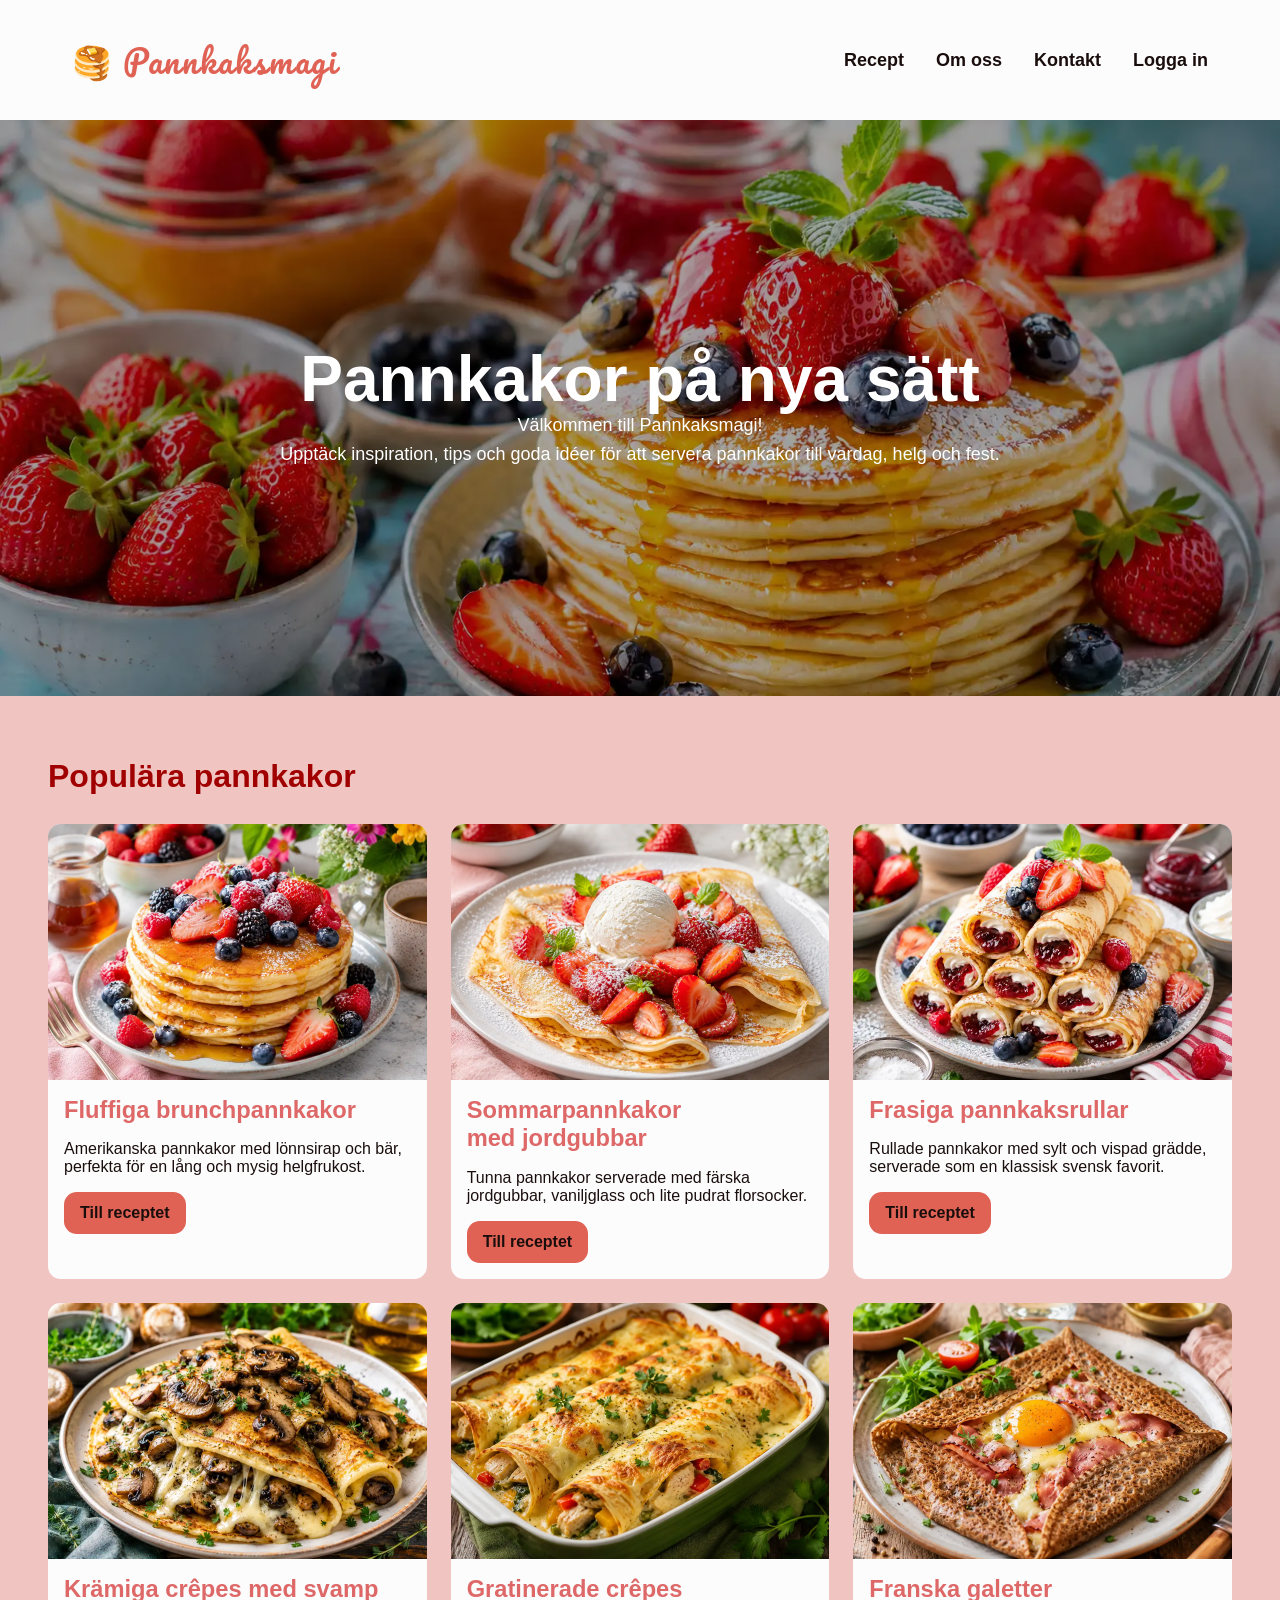
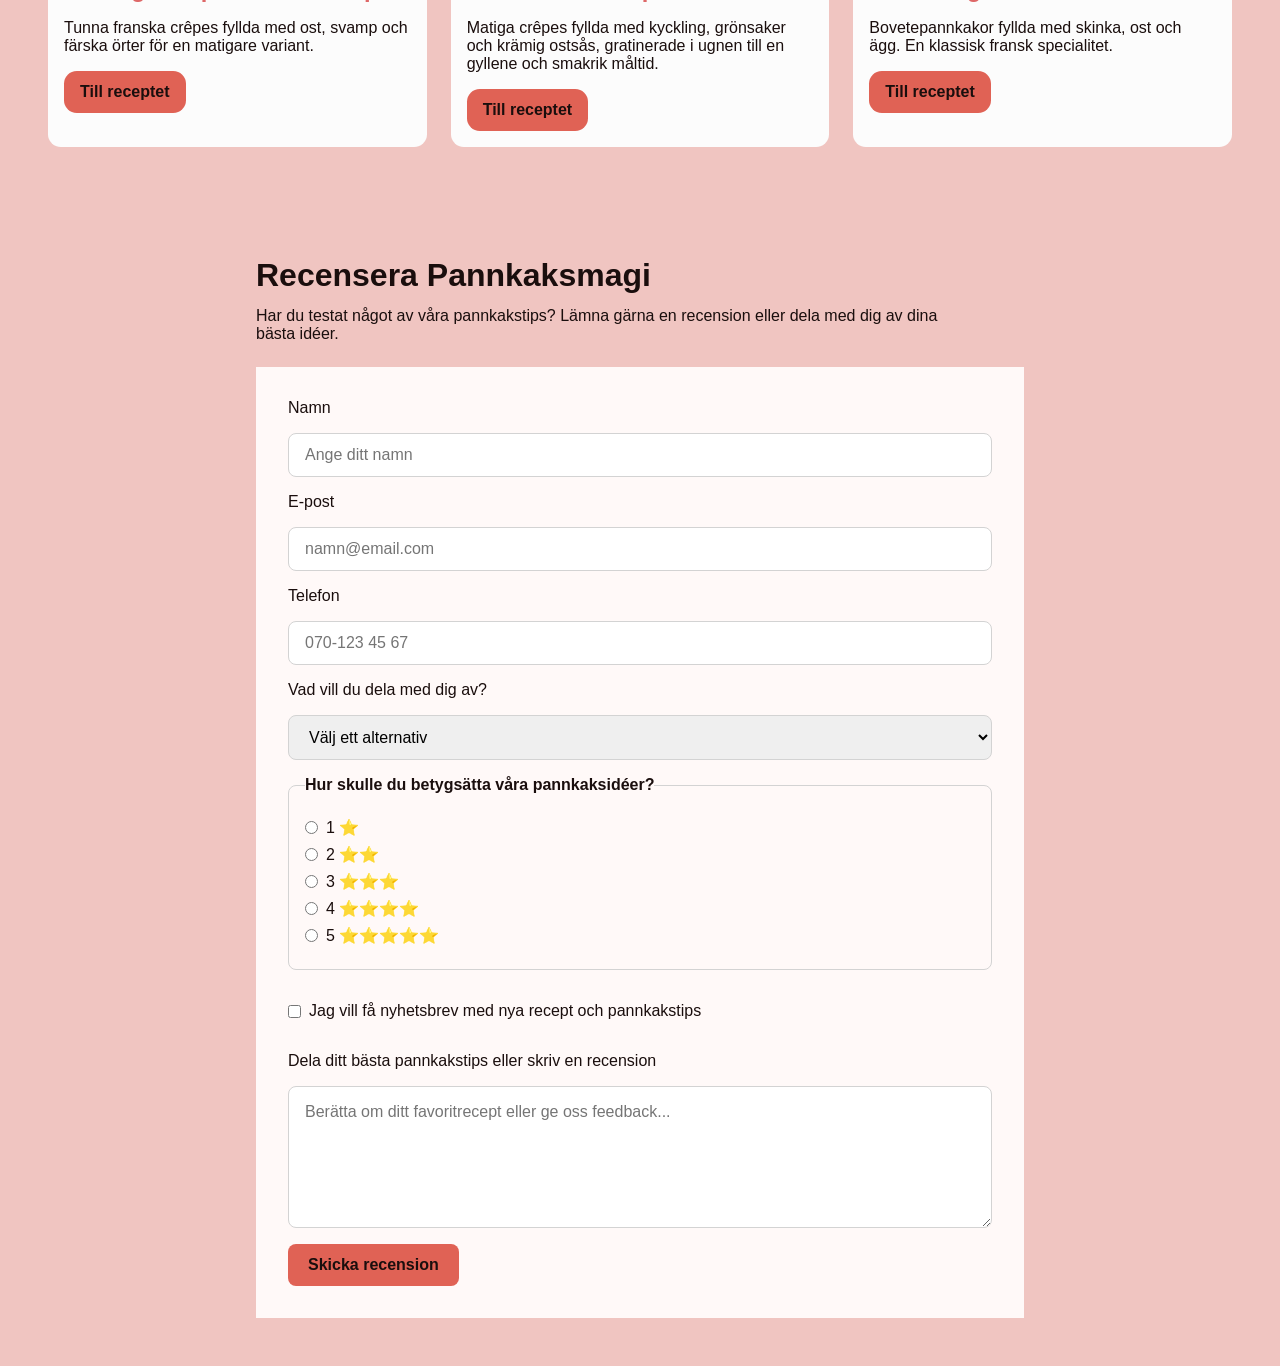
<file: index.html>
<!DOCTYPE html>
<html lang="sv">

<head>
    <meta charset="UTF-8">
    <meta name="viewport" content="width=device-width, initial-scale=1.0" />
    <meta name="description" content="Pannkaksmagi ger inspiration och tips på olika sätt att äta pannkakor." />
    <title>Pannkaksmagi</title>
    <link rel="stylesheet" href="style.css" />
    <link href="https://fonts.googleapis.com/css2?family=Open+Sans:wght@400;700&display=swap" rel="stylesheet" />
    <link href="https://fonts.googleapis.com/css2?family=Pacifico&display=swap" rel="stylesheet">
</head>

<body>
    <header class="site-header">
        <nav class="navbar" aria-label="Huvudmeny">
            <a href="index.html" class="logo">
                🥞 Pannkaksmagi
            </a>

            <!-- hidden checkbox -->
            <input type="checkbox" id="menu-toggle">

            <!-- hamburger icon -->
            <label for="menu-toggle" class="hamburger">
                ☰
            </label>

            <ul class="nav-links" role="list">
                <li><a href="recept.html">Recept</a></li>
                <li><a href="#">Om oss</a></li>
                <li><a href="#">Kontakt</a></li>
                <li><a href="#">Logga in</a></li>
            </ul>
        </nav>
    </header>

    <main>
        <section class="home-hero">
            <div class="home-hero__content">
                <h1>Pannkakor på nya sätt</h1>
                <p>Välkommen till Pannkaksmagi!</p>
                <p> Upptäck inspiration, tips och goda idéer för att servera pannkakor till vardag, helg och fest.</p>
            </div>
        </section>

        <section class="popular-section">
            <h2>Populära pannkakor</h2>

            <div class="card-grid">
                <article class="recipe-card">
                    <img src="images/fluffiga-amerikanska.webp" loading="lazy"
                        alt="Amerikanska pannkakor med sirap och bär">
                    <div class="recipe-card__content">
                        <h2>Fluffiga brunchpannkakor</h2>
                        <p>Amerikanska pannkakor med lönnsirap och bär, perfekta för en lång och mysig helgfrukost.</p>
                        <a class="card-button" href="recept.html">Till receptet</a>
                    </div>
                </article>

                <article class="recipe-card">
                    <img src="images/sommar-jordgubb.webp" loading="lazy"
                        alt="Tunna pannkakor med glass och jordgubbar">
                    <div class="recipe-card__content">
                        <h2>Sommarpannkakor med jordgubbar</h2>
                        <p>Tunna pannkakor serverade med färska jordgubbar, vaniljglass och lite pudrat florsocker.</p>
                        <a class="card-button" href="recept.html">Till receptet</a>
                    </div>
                </article>

                <article class="recipe-card">
                    <img src="images/pannkaksrullar.webp" loading="lazy" alt="Rullade pannkakor med sylt och grädde">
                    <div class="recipe-card__content">
                        <h2>Frasiga pannkaksrullar</h2>
                        <p>Rullade pannkakor med sylt och vispad grädde, serverade som en klassisk svensk favorit.</p>
                        <a class="card-button" href="recept.html">Till receptet</a>
                    </div>
                </article>

                <article class="recipe-card">
                    <img src="images/crêpes med svamp.webp" loading="lazy" alt="Crêpes fyllda med ost och svamp">
                    <div class="recipe-card__content">
                        <h2>Krämiga crêpes med svamp</h2>
                        <p>Tunna franska crêpes fyllda med ost, svamp och färska örter för en matigare variant.</p>
                        <a class="card-button" href="recept.html">Till receptet</a>
                    </div>
                </article>

                <article class="recipe-card">
                    <img src="images/Gratinerade crêpes.webp" loading="lazy"
                        alt="Gratinerade crêpes med kyckling, ostsås och grönsaker">
                    <div class="recipe-card__content">
                        <h2>Gratinerade crêpes</h2>
                        <p>Matiga crêpes fyllda med kyckling, grönsaker och krämig ostsås, gratinerade i ugnen till en
                            gyllene och
                            smakrik måltid.</p>
                        <a class="card-button" href="recept.html">Till receptet</a>
                    </div>
                </article>

                <article class="recipe-card">
                    <img src="images/Franska galetter.webp" loading="lazy"
                        alt="Franska galetter med skinka, ost och ägg">
                    <div class="recipe-card__content">
                        <h2>Franska galetter</h2>
                        <p>Bovetepannkakor fyllda med skinka, ost och ägg. En klassisk fransk specialitet.</p>
                        <a class="card-button" href="recept.html">Till receptet</a>
                    </div>
                </article>
            </div>
        </section>

        <section class="review-section">
            <h2>Recensera Pannkaksmagi</h2>

            <p>
                Har du testat något av våra pannkakstips?
                Lämna gärna en recension eller dela med dig av dina bästa idéer.
            </p>

            <form class="review-form">

                <label for="name">Namn</label>
                <input type="text" id="name" name="name" placeholder="Ange ditt namn" required>

                <label for="email">E-post</label>
                <input type="email" id="email" name="email" placeholder="namn@email.com" required>

                <label for="phone">Telefon</label>
                <input type="tel" id="phone" name="phone" placeholder="070-123 45 67">

                <label for="category">Vad vill du dela med dig av?</label>

                <select id="category" name="category">
                    <option value="" disabled selected>Välj ett alternativ</option>
                    <option value="recipe">Recept</option>
                    <option value="tip">Pannkakstips</option>
                    <option value="review">Recension</option>
                    <option value="contact">Kontakt</option>
                </select>

                <!-- Radio buttons -->
                <fieldset>
                    <legend>Hur skulle du betygsätta våra pannkaksidéer?</legend>

                    <label>
                        <input type="radio" name="rating" value="1">
                        1 ⭐
                    </label>

                    <label>
                        <input type="radio" name="rating" value="2">
                        2 ⭐⭐
                    </label>

                    <label>
                        <input type="radio" name="rating" value="3">
                        3 ⭐⭐⭐
                    </label>

                    <label>
                        <input type="radio" name="rating" value="4">
                        4 ⭐⭐⭐⭐
                    </label>

                    <label>
                        <input type="radio" name="rating" value="5">
                        5 ⭐⭐⭐⭐⭐
                    </label>
                </fieldset>

                <!-- Valfri prenumeration på nyhetsbrev -->
                <label class="checkbox-label">
                    <input type="checkbox" name="newsletter">
                    Jag vill få nyhetsbrev med nya recept och pannkakstips
                </label>

                <label for="message">
                    Dela ditt bästa pannkakstips eller skriv en recension
                </label>

                <textarea id="message" name="message" rows="6"
                    placeholder="Berätta om ditt favoritrecept eller ge oss feedback..."></textarea>

                <button type="submit" class="form-button">
                    Skicka recension
                </button>

            </form>
        </section>

    </main>
</body>

</html>
</file>
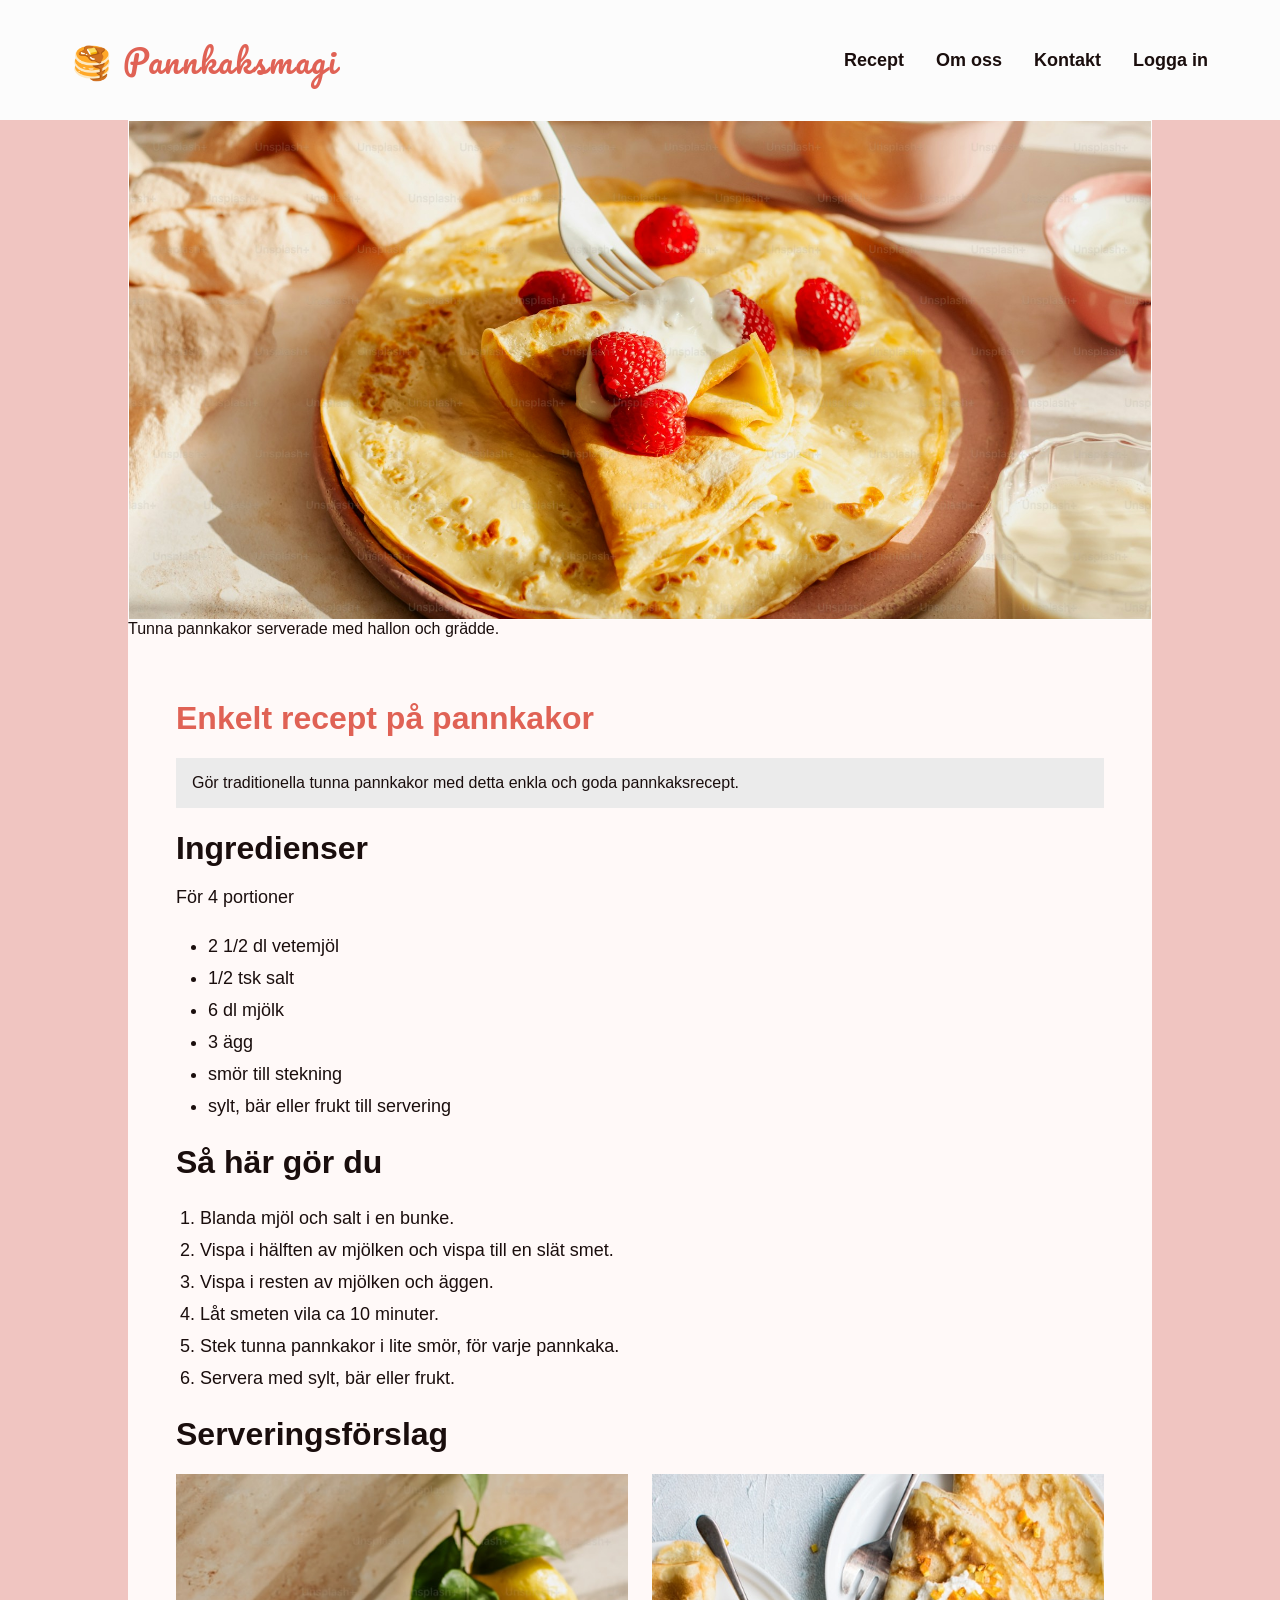
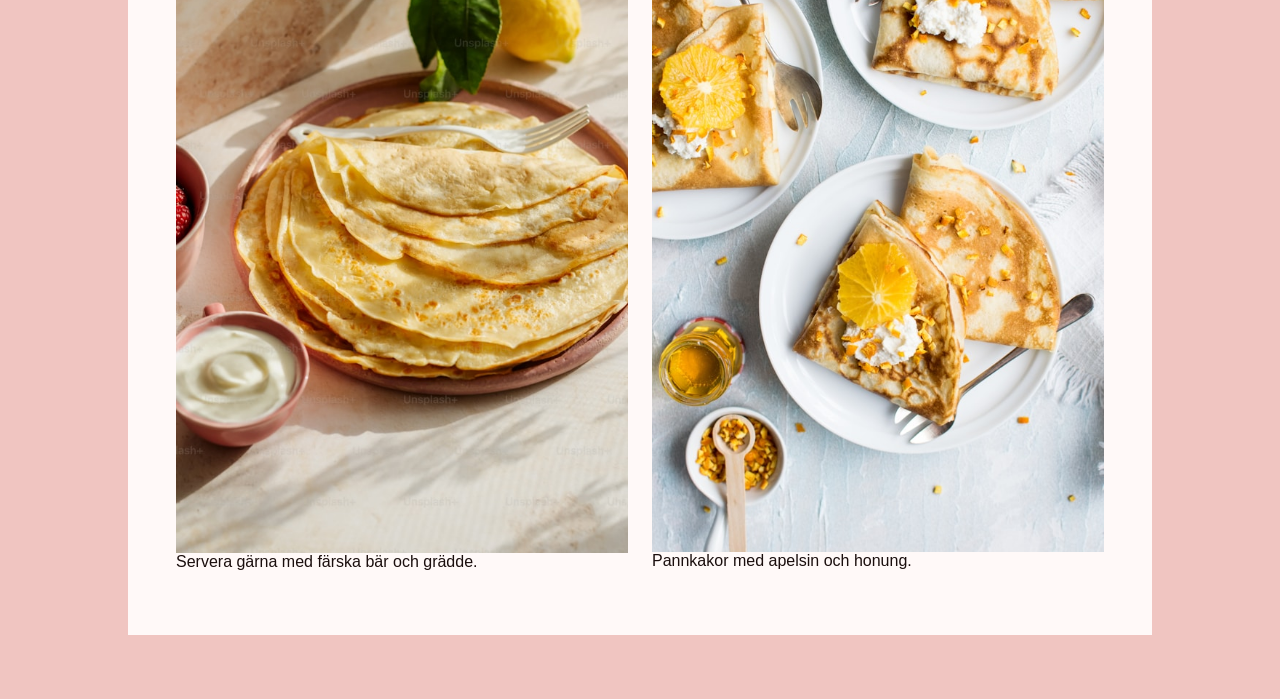
<file: recept.html>
<!DOCTYPE html>
<html lang="sv">

<head>
    <meta charset="UTF-8">
    <meta name="viewport" content="width=device-width, initial-scale=1.0">
    <meta name="description"
        content="Ett enkelt och responsivt recept på pannkakor byggt med HTML och CSS med mobile first-design." />
    <title>Pannkaksrecept</title>
    <link rel="stylesheet" href="style.css">
    <link href="https://fonts.googleapis.com/css2?family=Open+Sans:wght@400;700&display=swap" rel="stylesheet">
    <link href="https://fonts.googleapis.com/css2?family=Pacifico&display=swap" rel="stylesheet">
</head>

<body>
    <header class="site-header">
        <nav class="navbar" aria-label="Huvudmeny">
            <a href="index.html" class="logo">
                🥞 Pannkaksmagi
            </a>

            <!-- hidden checkbox -->
            <input type="checkbox" id="menu-toggle">

            <!-- hamburger icon -->
            <label for="menu-toggle" class="hamburger">
                ☰
            </label>

            <ul class="nav-links" role="list">
                <li><a href="recept.html">Recept</a></li>
                <li><a href="#">Om oss</a></li>
                <li><a href="#">Kontakt</a></li>
                <li><a href="#">Logga in</a></li>
            </ul>
        </nav>
    </header>

    <main class="page">
        <article class="recipe">
            <figure>
                <img class="hero" src="images/pannkakor-hero.jpg" alt="Pannkakor med hallon">
                <figcaption>
                    Tunna pannkakor serverade med hallon och grädde.
                </figcaption>
            </figure>
            <div class="content">
                <h1>Enkelt recept på pannkakor</h1>
                <p class="intro">Gör traditionella tunna pannkakor med detta enkla och goda pannkaksrecept.</p>

                <h2>Ingredienser</h2>
                <p class="portion">För 4 portioner</p>

                <ul>
                    <li>2 1/2 dl vetemjöl</li>
                    <li>1/2 tsk salt</li>
                    <li>6 dl mjölk</li>
                    <li>3 ägg</li>
                    <li>smör till stekning</li>
                    <li>sylt, bär eller frukt till servering</li>
                </ul>

                <h2>Så här gör du</h2>

                <ol>
                    <li>Blanda mjöl och salt i en bunke.</li>
                    <li>Vispa i hälften av mjölken och vispa till en slät smet.</li>
                    <li>Vispa i resten av mjölken och äggen.</li>
                    <li>Låt smeten vila ca 10 minuter.</li>
                    <li>Stek tunna pannkakor i lite smör, för varje pannkaka.</li>
                    <li>Servera med sylt, bär eller frukt.</li>
                </ol>

                <!-- <ol>
                    <li>Blanda mjöl och salt i en bunke.</li>
                    <li>Vispa i hälften av mjölken och vispa till en slät smet.</li>
                    <li>Vispa i resten av mjölken och äggen.</li>
                    <li>Låt smeten vila ca 10 minuter.</li>
                    <li>Stek tunna pannkakor i lite smör, för varje pannkaka.</li>
                    <li>Servera med sylt, bär eller frukt.</li>
                </ol> -->

                <h2>Serveringsförslag</h2>

                <div class="image-grid">
                    <figure>
                        <img src="images/pannkakor-1.jpg" loading="lazy" alt="Pannkakor på tallrik" />
                        <figcaption>
                            Servera gärna med färska bär och grädde.
                        </figcaption>
                    </figure>
                    <figure>
                        <img src="images/pannkakor-2.jpg" loading="lazy" alt="Pannkakor med apelsin" />
                        <figcaption>
                            Pannkakor med apelsin och honung.
                        </figcaption>
                    </figure>
                </div>
            </div>
        </article>
    </main>
</body>

</html>
</file>
<file: style.css>
/* reset */
*,
*::before,
*::after {
    box-sizing: border-box;
} 

* {
    margin: 0;
    padding: 0;
    /* font: inherit; */
}

/* responsive images */
 /* height: auto; */
img {
    display: block; 
    max-width: 100%;    
    object-fit: cover;  /*bilden fyller sin yta */
}

figure {
  margin: 0;
}

/* don't leave one single word hanging in paragraphs */
p {
    text-wrap: pretty;
}

/* make the rows more balanced so the headings looks nicer */
h1,
h2 {
    text-wrap: balance;
}

/* variables */
:root {
  /* colors */
  --color-background: rgba(161, 0, 0, 0.3);
  --color-white: rgba(252, 252, 252, 1);
  --color-primary: rgba(161, 0, 0, 1);
  --color-intro-bg: rgba(235, 235, 235, 1);
  --color-text: rgba(0, 0, 0, 1);

  /* font */
  --font-family-base: 'Arial', sans-serif;
  /* --font-family-base: 'Roboto', sans-serif; */


  /* fluid font sizes */
  /* 1.5vw = 1,5% av viewportens/skärmens bredd */
  --font-size-body: clamp(1rem, 1.5vw, 1.125rem); /* Responsiv textstorlek mellan 16px och 18px, 1,5% av skärmens bredd*/
  --font-size-h1: clamp(1.75rem, 5vw, 4rem);
  --font-size-h2: clamp(1.5rem, 3vw, 2rem); /* Responsiv rubrikstorlek mellan 24px och 32px */

  /* font-sizes */
  /* --font-size-body: 1rem;
  --font-size-h1: 1.75rem;
  --font-size-h2: 1.5rem; */

  /* font weights */
  --font-weight-regular: 400; 
  --font-weight-bold: 700;

  /* fluid spacing */
  /* --section-padding: clamp(2rem, 6vw, 4rem); */
  --content-padding-inline: clamp(1rem, 5vw, 3rem); /* Responsiv sidopadding som växer mellan mobil och desktop */
  --content-padding-block: clamp(2rem, 6vw, 4rem);  /* Responsiv topp- och bottenpadding */

  /* fluid hero heights */
  --hero-height: clamp(18.75rem, 45vw, 31.25rem); /* Responsiv hero-höjd mellan 300px och 500px */

  /* spacing */
  --spacing-xsmall: 0.625rem;   /*10px*/
  --spacing-small: 1rem;        /*16px*/  
  --spacing-medium: 1.5rem;     /*24px; */  
  --spacing-medium-large: 2rem; /*32px; */
  --spacing-large: 3rem;        /*48px; */
  --spacing-xlarge: 4rem;       /*64px; */

  /* line height */
  --line-height-small: 1; /* Enke/kompakt radhöjd utan extra mellanrum */
  --line-height-large: 2rem; /*32px; Större/luftigare radhöjd för bättre läsbarhet */

  /* image heights */
  /* --hero-height: clamp(18.75rem, 45vw, 31.25rem); */
  /* --hero-height-mobile: 300px;
  --hero-height-tablet: 350px;
  --hero-height-desktop: 500px; */
  /* --image-height: 467px; */



  /* main color system in oklch */

  /* 65%=ljushet 0.16=färgstyrka (chroma) 28=färgton (hue) */
  --color-brand: oklch(65% 0.16 28);  /* Primärfärg i OKLCH-format som används för logga, rubriker och knappar */
  --color-background: oklch(86% 0.05 25);  /* Ljus bakgrundsfärg för sidan */  
  --color-surface: oklch(99% 0.01 25);  /* Nästan vit färg för kort och innehållsytor */
  --color-text: oklch(18% 0.02 25); /* Mörk textfärg för god läsbarhet */

  /* colors created from main brand color */
  --color-brand-light: color-mix(in oklch, var(--color-brand), white 35%); /* Ljusare variant av huvudfärgen vid hover på nav-links a  */
  --color-brand-dark: color-mix(in oklch, var(--color-brand), black 20%); /* Mörkare variant av huvudfärgen vid hover på knappar */
  /* --color-brand-soft: color-mix(in oklch, var(--color-brand), white 80%); */
  
  /* --color-intro-bg: color-mix(in oklch, lightgray 60%, var(--color-brand) 1%);  */

  /* card-button */
  /* --button-bg: var(--color-brand);
  --button-bg: color-mix(in oklch, var(--color-brand), white 20%);
  --button-bg-hover: color-mix(in oklch, var(--button-bg), black 10%); */
  
  /* --button-text: contrast-color(var(--button-bg), white, black); */

}

body {
  font-family: var(--font-family-base);
  /* font-family: 'Open Sans', sans-serif; */
  background-color: var(--color-background);
  color: var(--color-text);
}

.page {
  width: 100%;
  padding-bottom: 4rem;
  /* padding-bottom: 64px; */
}

.recipe {
  width: 100%;
  max-width: 1280px;
  margin: 0 auto;
  background-color: var(--color-white);
}

.hero {
  width: 100%;
  height: var(--hero-height);
  border: 1px solid var(--color-white);

  /* height: var(--hero-height-mobile); */
}

.content {
  background-color: var(--color-white);
  padding-inline: var(--content-padding-inline);/* Responsiv padding som växer mellan mobil och desktop */
  padding-block: var(--content-padding-block);
  /* padding-block: var(--section-padding); */
  flex-direction: column;
  display: flex;
  gap: var(--spacing-medium);
  /* gap: 24px; */
  /* padding:
    var(--spacing-large) 
    var(--spacing-small) 
    var(--spacing-xlarge) 
    var(--spacing-small); */
  /* padding: 3rem 1rem 4rem 1rem; */
  /* padding: 48px 16px 64px 16px; */
}

h1 {
  font-weight: var(--font-weight-bold);
  font-size: var(--font-size-h2);
  /* font-size: 28px; */
  line-height: 1;
  letter-spacing: 0;
  color: var(--color-primary);
}

.intro {
  background-color: var(--color-intro-bg);
  padding: var(--spacing-small);
  /* padding: 16px; */
  display: flex;
  /* flex-direction: row; */
  gap: var(--spacing-xsmall);
  /* gap: 10px; */
}

.intro p {
  font-weight: var(--font-weight-regular);
  font-size: var(--font-size-h1);
  /* font-size: 16px; */
  line-height: 1;
  letter-spacing: 0;
  color: var(--color-text);
}

h2 {
  font-weight: var(--font-weight-bold);
  font-size: var(--font-size-h2);
  /* font-size: 24px; */
  line-height: 1;
  letter-spacing: 0;
  display: flex;
  align-items: center;
  gap: var(--spacing-small);
  /* gap: 16px; */
}

.portion {
  font-weight: var(--font-weight-regular);
  font-size: var(--font-size-body);
  /* font-size: 16px; */
  line-height: 1;
  letter-spacing: 0;
}

ul {
  padding-left: var(--spacing-medium-large); /*prickar - avstånd*/
  /* padding-left: 32px; 2 rem*/
  /* list-style: none;
    padding-left: 0; */
}

li {
  font-weight: var(--font-weight-regular);
  font-size: var(--font-size-body);
  /* font-size: 16px; */
  line-height: 2rem;
  /* line-height: 32px; */
  letter-spacing: 0;
  color: var(--color-text);
}

/* ol[role='list'] {
  list-style: none;
} */

ol {
  padding-left: var(--spacing-medium); /* siffror - avstånd */
  /* padding-left: 24px; */
/* plats för siffror */
}

ol li {
  font-weight: var(--font-weight-regular);
  font-size: var(--font-size-body);
  /* font-size: 16px; */
  line-height: var(--line-height-large);
  /* line-height: 32px; */
  letter-spacing: 0;
  color: var(--color-text);
}

.image-grid {
  display: flex;
  flex-direction: column;
  gap: var(--spacing-medium);
  /* gap: 24px; */
}

.image-grid img {
  width: 100%;
  min-width: 300px;
  height: var(--image-height);
  /* object-fit: cover; */
  display: block;
}



/* Framsida index.html*/

.site-header,
.recipe,
.content,
.recipe-card {
  background-color: var(--color-surface);
}

.site-header {
  background-color: var(--color-white);
  padding-block: 1rem;  /*istället för padding-top och padding-bottom */
  padding-inline: 1rem; /*istället för padding-left och padding-right */
}

.navbar {
  max-inline-size: 1280px;  /*istället för max-width */
  margin-inline: auto;  /* centrera innehållet horisontellt */
  position: relative;
  display: flex;
  justify-content: space-between;
  align-items: center;
  padding-block: 1rem;
  padding-inline: 1.5rem;
}

.recipe,
.popular-section,
.navbar {
  max-inline-size: min(100%, 1280px); /*används inte mer än 1280px, anpassar till mindre skärmar */
}

.logo,
.nav-links a,
.card-button {
  text-decoration: none;
}

.logo {
  /* flex: 1; */
  /* color: var(--color-primary); */
  font-family: 'Pacifico', cursive;
  color: #8f1d1d;
  font-weight: 500;
  text-decoration: none;
  letter-spacing: 0.05em;
  font-size: 2rem;
}

.logo,
h1,
.popular-section > h2 {
  color: var(--color-brand);
}

.logo:hover {
  background-color: var(--color-brand);
  color: contrast-color(var(--color-brand), white, black); /* Väljer automatiskt vit eller svart text beroende på bakgrundens kontrast */
  padding-inline: 0.5rem;
  border-radius: 0.5rem;
}

/* hide checkbox */
#menu-toggle {
  display: none;
}

/* menu */
.nav-links {
  position: absolute;
  inset-block-start: 100%;  /* Placerar menyn direkt under navbaren */
  inset-inline-start: 0;
  inline-size: 100%;  /* Elementet fyller hela bredden */
  display: none;
  flex-direction: column;
  gap: 0.5rem;
  list-style: none;
  margin: 0;
  padding-block: 1rem;
  padding-inline: 2rem;
  background-color: white;
  box-shadow: 0 8px 20px rgba(0, 0, 0, 0.12);
  z-index: 100;
}

.nav-links a {
  display: block;
  padding-block: 0.5rem;
  color: black;
  text-decoration: none;
  font-weight: 700;
  color: var(--color-text);

  &:hover {
    color: var(--color-brand-light);
  }
}

/* hamburger */
.hamburger {
  font-size: 2rem;
  cursor: pointer;
  color: #8f1d1d;
}

/* show menu when checked */
#menu-toggle:checked ~ .nav-links {
  display: flex;
}

/* .login-button {
  display: flex;
  justify-content: flex-end;
  color: var(--color-primary);
  font-weight: var(--font-weight-bold);
  text-decoration: none;
} */

.home-hero {
  min-block-size: clamp(24rem, 60vw, 36rem); /* Hero-sektions höjd: minst 24rem, växer med viewporten, max 36rem */
  /* min-block-size: 30rem; */
  background-image: linear-gradient(rgba(0, 0, 0, 0.35), rgba(0, 0, 0, 0.35)),
    url("images/home-hero.webp");
  background-size: cover;
  background-position: center;
  display: grid;
  place-items: center;  /* Centrerar innehållet horisontellt och vertikalt */
  padding-inline: 1rem;
  text-align: center;
}

.home-hero__content {
  max-inline-size: 45rem; /* Begränsar textbredden för bättre läsbarhet */
  color: white;
}

.home-hero h1 {
  font-size: clamp(2rem, 6vw, 4rem);
  color: white;
}

.home-hero p {
  font-size: 1.125rem;
  line-height: 1.6;
}

.popular-section {
  max-inline-size: 1280px;
  margin-inline: auto;  /* Centrerar elementet horisontellt */
  padding-block: 4rem;
  padding-inline: 1rem;
}

.popular-section > h2 {
  margin-block-end: 2rem;
  color: var(--color-primary);
}

.card-grid {
  display: grid;
  gap: 1.5rem;
}

.recipe-card {
  background-color: var(--color-white);
  border-radius: 0.8rem;
  overflow: hidden;         /*bilden klipps efter de rundade hörnen*/
}

.recipe-card img {
  inline-size: 100%;
  block-size: clamp(12rem, 25vw, 16rem);  /* Responsiv bildhöjd för kort */
  /* block-size: 14rem; */
  object-fit: cover;
  display: block; 
} 

.recipe-card__content {
  padding: 1rem;
  display: flex;
  flex-direction: column;
  gap: 1rem;
}

.recipe-card__content h2,
.recipe-card__content p {
  margin-block: 0;
}

.card-button {
  align-self: flex-start;
  /* background-color: var(--color-primary); */
  /* background-color: rgb(211, 21, 21); */
  /* color: white; */
  padding-block: 0.75rem;
  padding-inline: 1rem;
  font-weight: var(--font-weight-bold);
  border-radius: .8rem;

  background-color: var(--color-brand);
  color: var(--button-text);

  &:hover {
    background-color: var(--color-brand-dark);
    color: white;
  }
}

.recipe-card__content h2 {
  /* color: #8f1d1d; */
  color: #de6868;
  font-size: 1.48rem;
  line-height: 1.2;
  margin-block: 0;
}

/* Form */

.review-section {   /* Begränsar formulärets bredd och centrerar det */
  max-inline-size: 50rem;
  margin-inline: auto;

  padding-block: 3rem;
  padding-inline: 1rem;
}

.review-section h2 {
  margin-block-end: 1rem;   /* Lägger till marginal under rubriken */
}

.review-section p {
  /* margin-block-start: 0; */
  margin-block-end: 1.5rem; /* Skapar mer luft mellan beskrivningstexten och formuläret */
}

.review-form {
  background-color: var(--color-surface);
  display: flex;
  flex-direction: column;
  padding-block: 2rem;
  padding-inline: 2rem;
  gap: 1rem;
}

.review-form input:not([type="radio"]):not([type="checkbox"]), /* Stylar alla input-fält utom radio-knappar och checkboxar */ 
.review-form select,
.review-form textarea {
  inline-size: 100%;    /* Elementet fyller hela den tillgängliga bredden */
  padding-block: 0.75rem;
  padding-inline: 1rem;
  border: 1px solid lightgray;
  border-radius: 0.5rem;
  font: inherit;
}

.review-form fieldset {   /* Samlar radioknappar i en semantisk grupp */
  border: 1px solid lightgray;
  border-radius: 0.5rem;

  padding-block: 1rem;
  padding-inline: 1rem;
  background-color: var(--color-surface);
}

.review-form legend {
  font-weight: 700;
}

.review-form fieldset label { 
  display: flex;
  align-items: center;
  gap: 0.5rem;
  margin-block: 0.5rem;
}


.checkbox-label {   /* Layout för checkbox och tillhörande text */
  display: flex;
  align-items: center;
  gap: 0.5rem;
  margin-block: 1rem;
}

.review-form textarea {   /* Textfält för recensioner och pannkakstips */
  padding-block: 1rem;
  padding-inline: 1rem;

  border: 1px solid lightgray;
  border-radius: 0.5rem;

  font: inherit;

  resize: vertical;   /* Göra rutan högre */
}

/* Submit-knapp med OKLCH-färg och hover-effekt */
.form-button {
  align-self: flex-start;

  background-color: var(--color-brand);
  color: contrast-color(var(--color-brand), white, black);

  padding-block: 0.75rem;
  padding-inline: 1.25rem;

  border: none;
  border-radius: 0.5rem;

  font: inherit;
  font-weight: var(--font-weight-bold);
  cursor: pointer;

  &:hover {
    background-color: var(--color-brand-dark);
  }
}



@media (min-width: 768px) {
  /* .hero {
    height: var(--hero-height-tablet);
  } */

  .recipe {
    width: 80%;
  }

  /* framsida */
  .card-grid {
    grid-template-columns: repeat(2, 1fr);
  }
  .hamburger {
    display: none;
  }

  .nav-links {
    position: static;
    inline-size: auto;
    display: flex;
    flex-direction: row;
    align-items: center;
    gap: 2rem;
    padding: 0;
    background: none;
    box-shadow: none;
  }
}


@media (min-width: 1024px) {
  /* framsida */
  .site-header {
    padding-inline: 3rem;
  }

  .popular-section {
    padding-inline: 3rem;
  }

  .card-grid {
    grid-template-columns: repeat(3, 1fr);
  }


  .recipe {
    max-width: 1280px;
    margin: 0 auto;
  }

  /* .hero {
    width: 100%;
    height: var(--hero-height-desktop);
    object-fit: cover;
    border: 1px solid var(--color-white);
  } */

  /* .content {
    padding:     
    var(--spacing-large)
    var(--spacing-large)  
    var(--spacing-xlarge) 
    var(--spacing-large) ;
    padding: 3rem 3rem 4rem 3rem;
    padding: 48px 48px 64px 48px;
  } */

  .intro {
    flex-direction: column;
  }

  .image-grid {
    display: grid;
    grid-template-columns: repeat(2, 1fr);
    gap: var(--spacing-medium);
    /* gap: 24px; */
  }

  .image-grid img {
    width: 100%;
    height: var(--image-height);
  }
}
</file>
